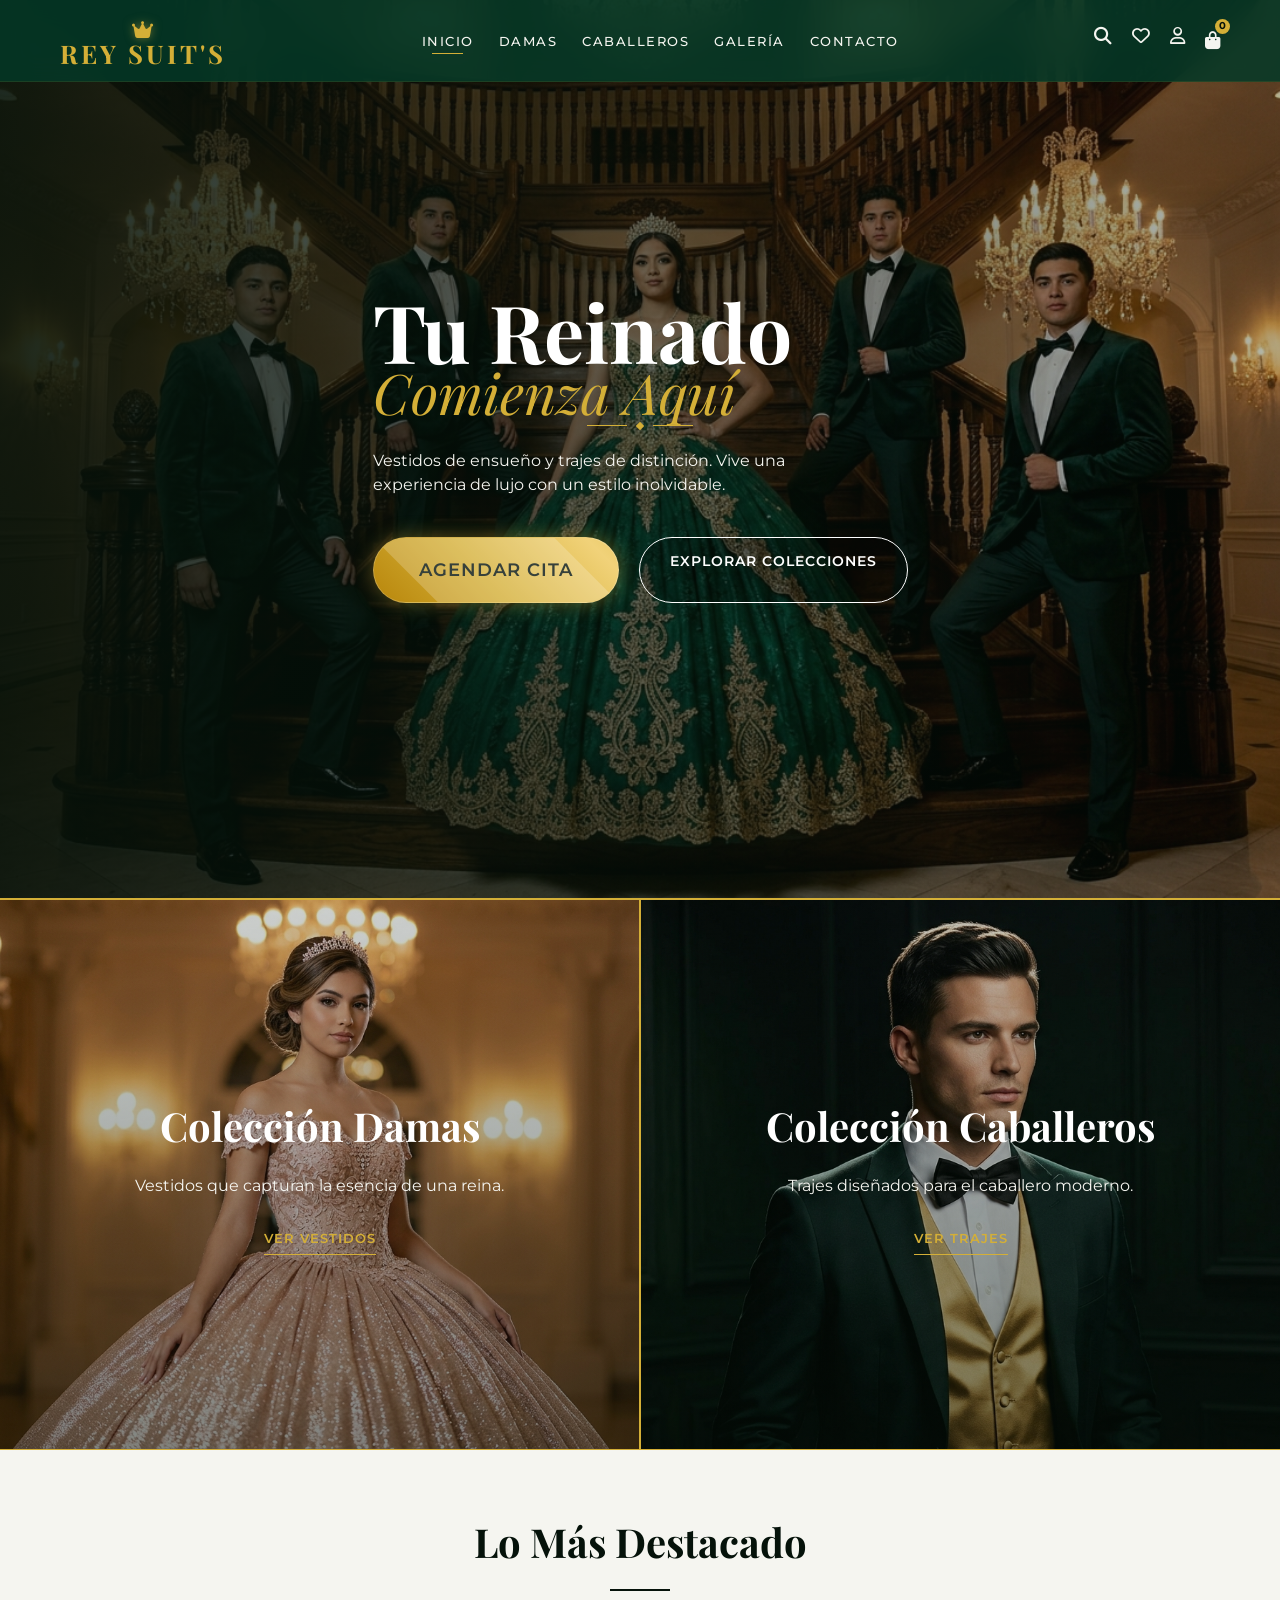
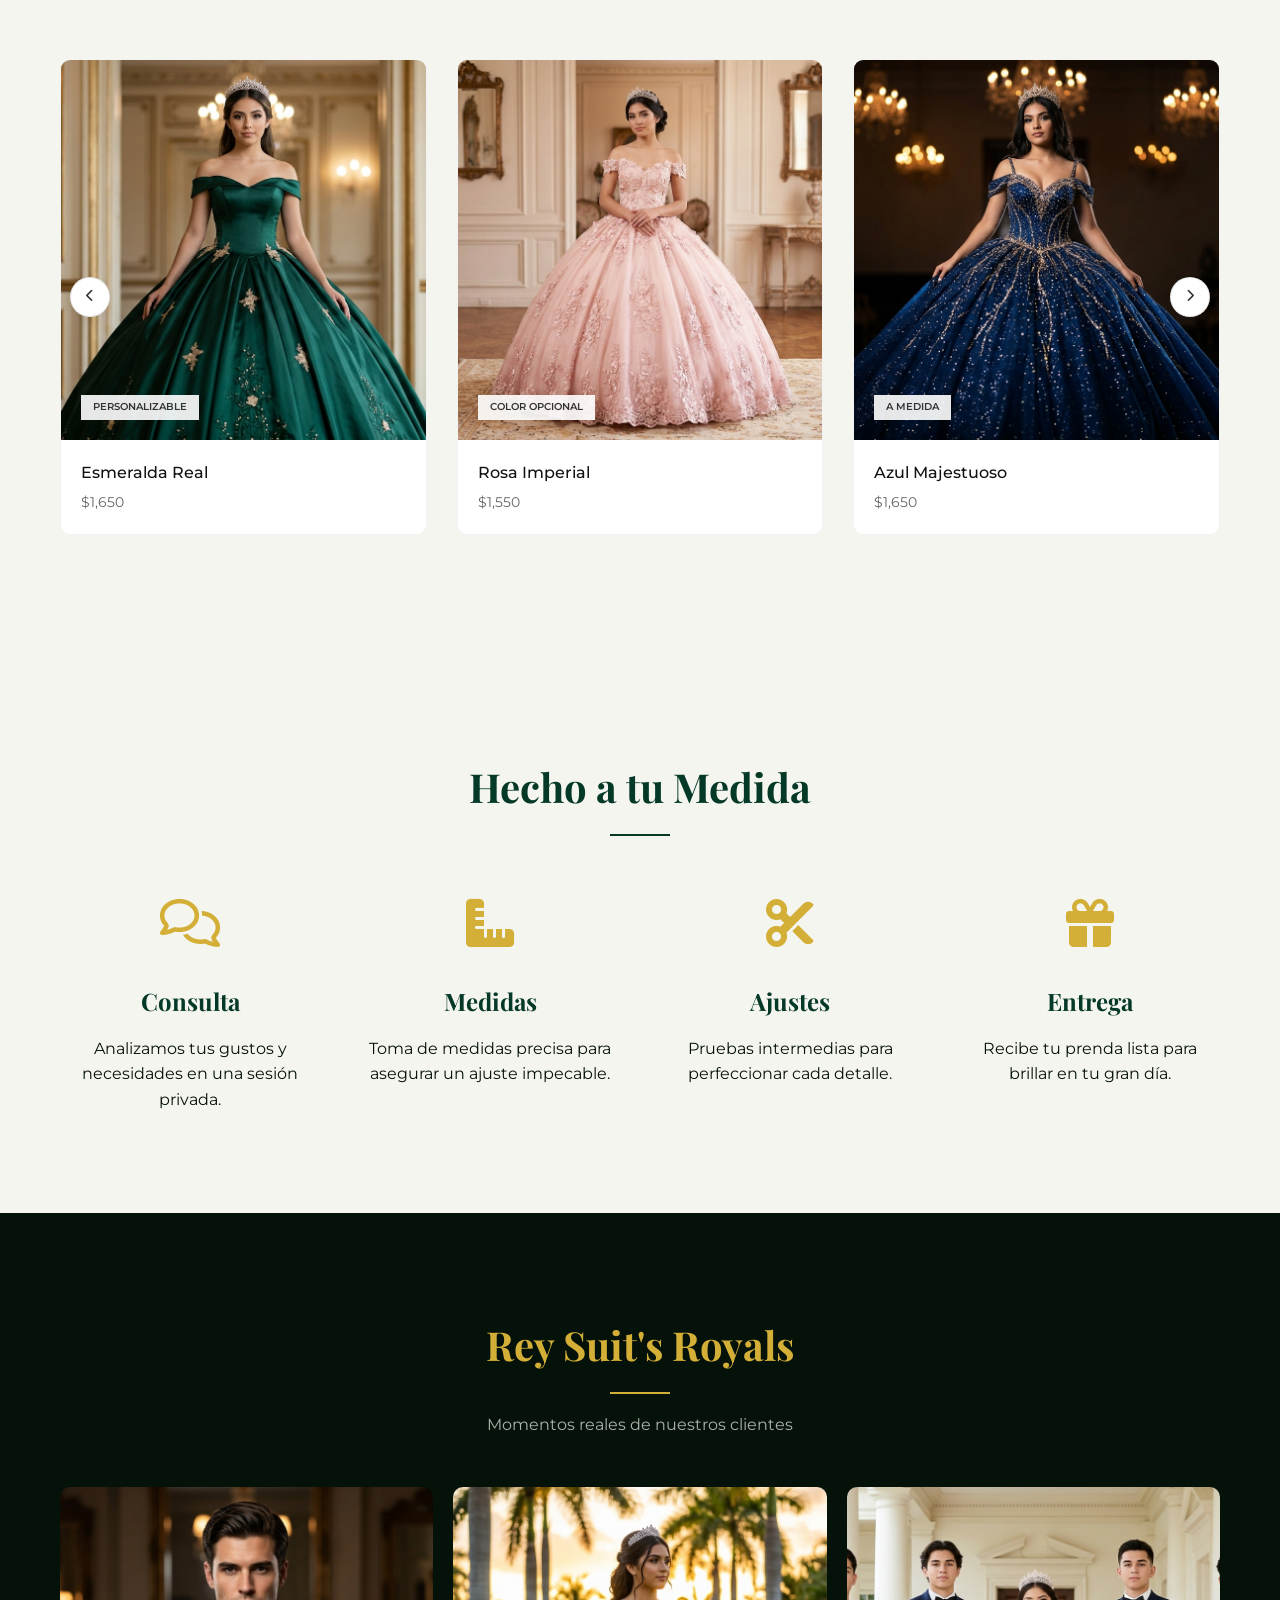
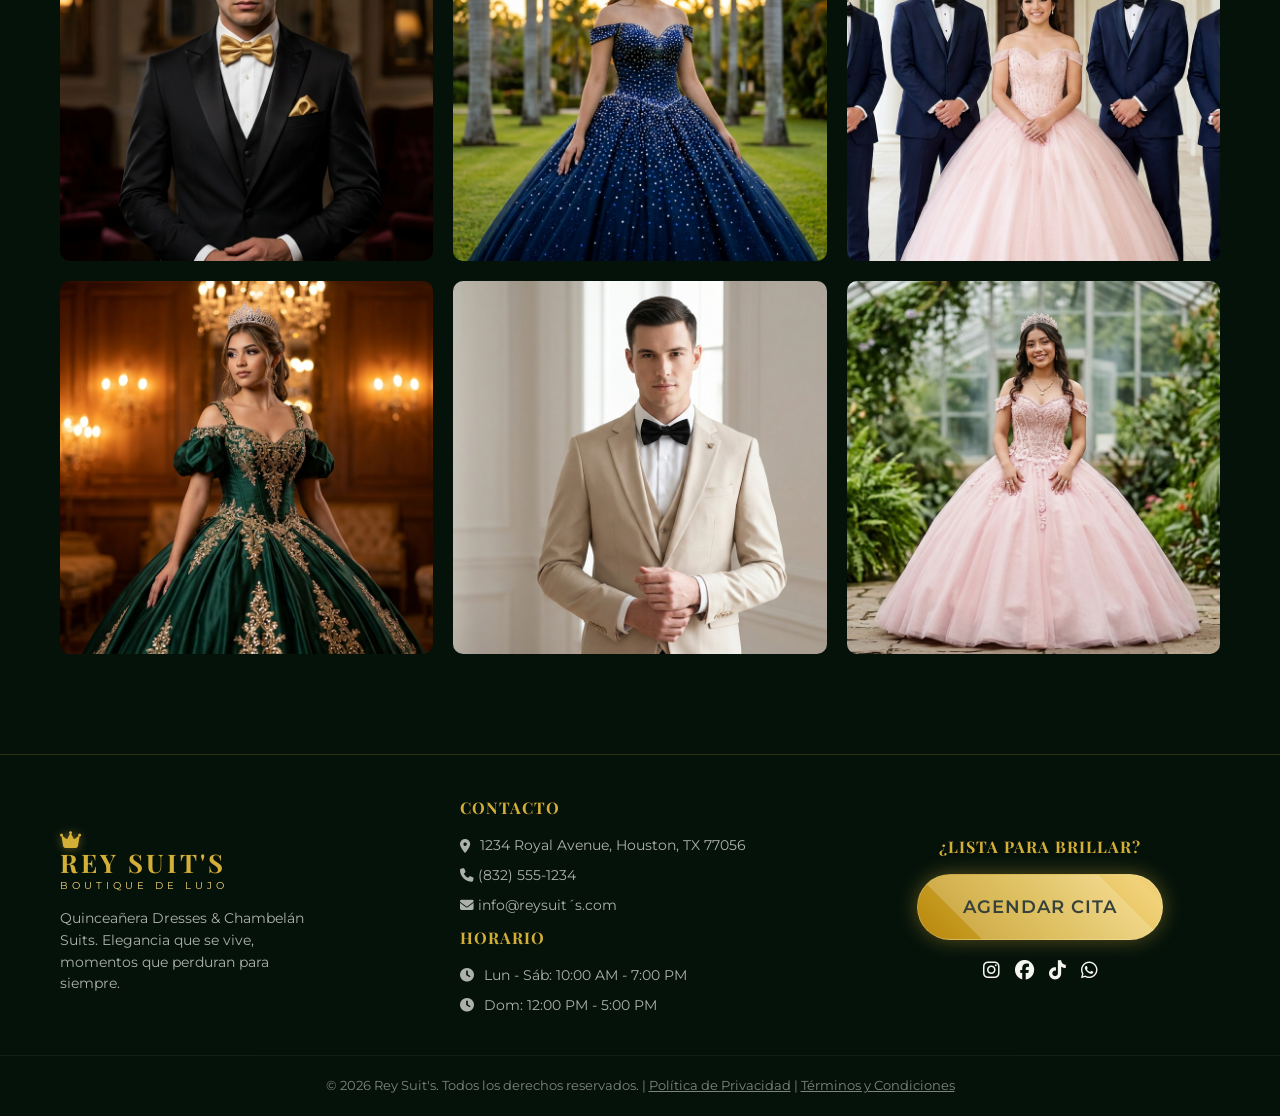
<file: index.html>
<!DOCTYPE html>
<html lang="es">

<head>
    <meta charset="UTF-8">
    <meta name="viewport" content="width=device-width, initial-scale=1.0">
    <title>Rey Suit's - Boutique de Lujo</title>
    <meta name="description"
        content="Descubre la elegancia real en Rey Suit's. Especialistas en vestidos de Quinceañera y trajes de Chambelán a medida en Houston. Agenda tu cita hoy.">
    <!-- Fonts -->
    <link rel="preconnect" href="https://fonts.googleapis.com">
    <link rel="preconnect" href="https://fonts.gstatic.com" crossorigin>
    <link
        href="https://fonts.googleapis.com/css2?family=Montserrat:wght@300;400;600&family=Playfair+Display:ital,wght@0,400;0,700;1,400&display=swap"
        rel="stylesheet">
    <!-- Font Awesome for icons -->
    <link rel="stylesheet" href="https://cdnjs.cloudflare.com/ajax/libs/font-awesome/6.4.0/css/all.min.css">
    <link rel="stylesheet" href="style.css">
</head>

<body>

    <!-- Section 1: Header Sticky -->
    <header class="main-header">
        <div class="container header-container">
            <a href="#" class="logo">
                <span class="crown-icon"><i class="fas fa-crown"></i></span>
                <h1 class="logo-text">Rey Suit's</h1>
            </a>
            <nav class="nav-menu">
                <ul>
                    <li><a href="#hero" class="active">Inicio</a></li>
                    <li><a href="#colecciones">Damas</a></li>
                    <li><a href="#colecciones">Caballeros</a></li>
                    <li><a href="#destacado">Galería</a></li>
                    <li><a href="#contacto">Contacto</a></li>
                </ul>
            </nav>
            <div class="header-actions">
                <div class="action-icons">
                    <i class="fas fa-search"></i>
                    <i class="far fa-heart"></i>
                    <i class="far fa-user"></i>
                    <div class="cart-icon">
                        <i class="fas fa-shopping-bag"></i>
                        <span class="cart-badge">0</span>
                    </div>
                </div>
            </div>
            <button class="mobile-menu-toggle">
                <span></span>
                <span></span>
                <span></span>
            </button>
        </div>
    </header>

    <main>
        <!-- Section 2: Hero Cinematográfico -->
        <section id="hero" class="hero-section">
            <div class="hero-overlay"></div>
            <div class="container hero-content">
                <h2 class="hero-title animate-up">
                    Tu Reinado
                    <span>Comienza Aquí</span>
                </h2>
                <div class="hero-separator animate-up delay-1">
                    <span class="line"></span>
                    <span class="diamond"></span>
                    <span class="line"></span>
                </div>
                <p class="hero-subtitle animate-up delay-1">Vestidos de ensueño y trajes de distinción. Vive una
                    experiencia de lujo con un estilo inolvidable.</p>
                <div class="hero-btns animate-up delay-2">
                    <a href="javascript:void(0)" class="btn btn-gold btn-large btn-agendar">Agendar Cita</a>
                    <a href="#colecciones" class="btn btn-outline">Explorar Colecciones</a>
                </div>
            </div>
        </section>

        <!-- Section 3: Balance 50/50 (Neuromarketing) -->
        <section id="colecciones" class="balance-section">
            <div class="collection-banner banner-damas">
                <div class="banner-content">
                    <h3>Colección Damas</h3>
                    <p>Vestidos que capturan la esencia de una reina.</p>
                    <a href="catalog.html#damas" class="btn btn-simple">Ver Vestidos</a>
                </div>
            </div>
            <div class="collection-banner banner-caballeros">
                <div class="banner-content">
                    <h3>Colección Caballeros</h3>
                    <p>Trajes diseñados para el caballero moderno.</p>
                    <a href="catalog.html#caballeros" class="btn btn-simple">Ver Trajes</a>
                </div>
            </div>
        </section>

        <!-- Section 4: Carrusel 'Lo Más Destacado' -->
        <section id="destacado" class="carousel-section">
            <div class="container">
                <h2 class="section-title">Lo Más Destacado</h2>
                <div class="carousel-container">
                    <div class="carousel-track">
                        <!-- Card 1: Emerald Real -->
                        <div class="product-card">
                            <div class="product-img">
                                <img src="images/Young_woman_in_emerald_dress.jpeg" alt="Esmeralda Real">
                                <span class="tag">Personalizable</span>
                            </div>
                            <div class="product-info">
                                <h4>Esmeralda Real</h4>
                                <p class="price">$1,650</p>
                            </div>
                        </div>
                        <!-- Card 2: Rosa Imperial -->
                        <div class="product-card">
                            <div class="product-img">
                                <img src="images/Young_woman_in_pink.jpeg" alt="Rosa Imperial">
                                <span class="tag">Color opcional</span>
                            </div>
                            <div class="product-info">
                                <h4>Rosa Imperial</h4>
                                <p class="price">$1,550</p>
                            </div>
                        </div>
                        <!-- Card 3: Azul Majestuoso -->
                        <div class="product-card">
                            <div class="product-img">
                                <img src="images/Young_woman_in_blue_dress.jpeg" alt="Azul Majestuoso">
                                <span class="tag">A medida</span>
                            </div>
                            <div class="product-info">
                                <h4>Azul Majestuoso</h4>
                                <p class="price">$1,650</p>
                            </div>
                        </div>
                        <!-- Card 4: Esmeralda Élite -->
                        <div class="product-card">
                            <div class="product-img">
                                <img src="images/Man_in_emerald_suit.jpeg" alt="Esmeralda Élite">
                                <span class="tag">A medida</span>
                            </div>
                            <div class="product-info">
                                <h4>Esmeralda Élite</h4>
                                <p class="price">$750</p>
                            </div>
                        </div>
                        <!-- Card 5: Noir Royal -->
                        <div class="product-card">
                            <div class="product-img">
                                <img src="images/Young_man_in_tuxedo_posing.jpeg" alt="Noir Royal">
                                <span class="tag">Personalizable</span>
                            </div>
                            <div class="product-info">
                                <h4>Noir Royal</h4>
                                <p class="price">$720</p>
                            </div>
                        </div>
                        <!-- Card 6: Champaña Lux -->
                        <div class="product-card">
                            <div class="product-img">
                                <img src="images/Man_in_champagne_suit.jpeg" alt="Champaña Lux">
                                <span class="tag">Color opcional</span>
                            </div>
                            <div class="product-info">
                                <h4>Champaña Lux</h4>
                                <p class="price">$700</p>
                            </div>
                        </div>
                    </div>
                    <button class="carousel-btn prev"><i class="fas fa-chevron-left"></i></button>
                    <button class="carousel-btn next"><i class="fas fa-chevron-right"></i></button>
                </div>
            </div>
        </section>

        <!-- Section 5: 'Hecho a tu Medida' -->
        <section id="proceso" class="process-section">
            <div class="container">
                <h2 class="section-title">Hecho a tu Medida</h2>
                <div class="process-grid">
                    <div class="process-item">
                        <div class="process-icon">
                            <i class="fa-regular fa-comments"></i>
                        </div>
                        <h4>Consulta</h4>
                        <p>Analizamos tus gustos y necesidades en una sesión privada.</p>
                    </div>
                    <div class="process-item">
                        <div class="process-icon">
                            <i class="fa-solid fa-ruler-combined"></i>
                        </div>
                        <h4>Medidas</h4>
                        <p>Toma de medidas precisa para asegurar un ajuste impecable.</p>
                    </div>
                    <div class="process-item">
                        <div class="process-icon">
                            <i class="fa-solid fa-scissors"></i>
                        </div>
                        <h4>Ajustes</h4>
                        <p>Pruebas intermedias para perfeccionar cada detalle.</p>
                    </div>
                    <div class="process-item">
                        <div class="process-icon">
                            <i class="fa-solid fa-gift"></i>
                        </div>
                        <h4>Entrega</h4>
                        <p>Recibe tu prenda lista para brillar en tu gran día.</p>
                    </div>
                </div>
            </div>
        </section>

        <!-- Section 6: Social Grid 'Rey Suit's Royals' -->
        <section class="social-section">
            <div class="container">
                <h2 class="section-title">Rey Suit's Royals</h2>
                <p class="section-subtitle">Momentos reales de nuestros clientes</p>
                <div class="social-grid">
                    <div class="social-item">
                        <img src="images/Young_man_in_tuxedo.jpeg" alt="Client 1">
                        <div class="social-overlay">
                            <span><i class="fas fa-heart"></i> 124</span>
                            <span><i class="fas fa-comment"></i> 12</span>
                        </div>
                    </div>
                    <div class="social-item">
                        <img src="images/Young_Hispanic_woman_posing_grac.jpeg" alt="Client 2">
                        <div class="social-overlay">
                            <span><i class="fas fa-heart"></i> 89</span>
                            <span><i class="fas fa-comment"></i> 5</span>
                        </div>
                    </div>
                    <div class="social-item">
                        <img src="images/Quinceañera_with_chambelanes_posing.jpeg" alt="Client 3">
                        <div class="social-overlay">
                            <span><i class="fas fa-heart"></i> 256</span>
                            <span><i class="fas fa-comment"></i> 34</span>
                        </div>
                    </div>
                    <div class="social-item">
                        <img src="images/Joven_hispana_con_vestido.jpeg" alt="Client 4">
                        <div class="social-overlay">
                            <span><i class="fas fa-heart"></i> 110</span>
                            <span><i class="fas fa-comment"></i> 8</span>
                        </div>
                    </div>
                    <div class="social-item">
                        <img src="images/Young_man_in_suit_posing.jpeg" alt="Client 5">
                        <div class="social-overlay">
                            <span><i class="fas fa-heart"></i> 178</span>
                            <span><i class="fas fa-comment"></i> 21</span>
                        </div>
                    </div>
                    <div class="social-item">
                        <img src="images/Joven_hispana_con_vestido_rosa.jpeg" alt="Client 6">
                        <div class="social-overlay">
                            <span><i class="fas fa-heart"></i> 312</span>
                            <span><i class="fas fa-comment"></i> 45</span>
                        </div>
                    </div>
                </div>
            </div>
        </section>

    </main>

    <!-- Section 7: Footer Premium -->
    <footer class="main-footer" id="contacto">
        <div class="container footer-grid">
            <div class="footer-brand">
                <div class="logo">
                    <span class="crown-icon"><i class="fas fa-crown"></i></span>
                    <h2 class="logo-text">Rey Suit's</h2>
                    <span class="logo-subtext">Boutique de Lujo</span>
                </div>
                <p>Quinceañera Dresses & Chambelán Suits. Elegancia que se vive, momentos que perduran para siempre.</p>
            </div>
            <div class="footer-info">
                <h4>Contacto</h4>
                <p><i class="fas fa-map-marker-alt"></i> 1234 Royal Avenue, Houston, TX 77056</p>
                <p><a href="tel:+18325551234" style="color: inherit; text-decoration: none;"><i
                            class="fas fa-phone"></i> (832) 555-1234</a></p>
                <p><a href="mailto:info@reysuit´s.com" style="color: inherit; text-decoration: none;"><i
                            class="fas fa-envelope"></i> info@reysuit´s.com</a></p>
                <h4>Horario</h4>
                <p><i class="fas fa-clock"></i> Lun - Sáb: 10:00 AM - 7:00 PM</p>
                <p><i class="fas fa-clock"></i> Dom: 12:00 PM - 5:00 PM</p>
            </div>
            <div class="footer-cta" id="agendar">
                <h4>¿Lista para brillar?</h4>
                <a href="javascript:void(0)" class="btn btn-gold btn-large btn-agendar">Agendar Cita</a>
                <div class="social-links">
                    <a href="https://instagram.com/reyswit" target="_blank" title="Instagram"><i
                            class="fab fa-instagram"></i></a>
                    <a href="https://facebook.com/reyswit" target="_blank" title="Facebook"><i
                            class="fab fa-facebook"></i></a>
                    <a href="https://tiktok.com/@reyswit" target="_blank" title="TikTok"><i
                            class="fab fa-tiktok"></i></a>
                    <a href="https://wa.me/18325551234" target="_blank" title="WhatsApp"><i
                            class="fab fa-whatsapp"></i></a>
                </div>
            </div>
        </div>
        <div class="footer-bottom">
            <div class="container">
                <p>&copy; 2026 Rey Suit's. Todos los derechos reservados. | <a href="#" style="color: inherit;">Política
                        de Privacidad</a> | <a href="#" style="color: inherit;">Términos y Condiciones</a></p>
            </div>
        </div>
    </footer>



    <!-- Booking Modal -->
    <div id="modal-citas" class="modal">
        <div class="modal-content">
            <span class="modal-cerrar">&times;</span>
            <div class="modal-header">
                <span class="crown-icon"><i class="fas fa-crown"></i></span>
                <h3>Reserva tu Cita Real</h3>
                <p>Completa el formulario y un asesor se pondrá en contacto contigo.</p>
            </div>
            <form id="appointmentForm" class="booking-form">
                <div class="form-group">
                    <label for="name">Nombre Completo</label>
                    <input type="text" id="name" name="name" placeholder="Ej. Maria Garcia" required>
                </div>
                <div class="form-row">
                    <div class="form-group">
                        <label for="phone">Teléfono</label>
                        <input type="tel" id="phone" name="phone" placeholder="(123) 456-7890" required>
                    </div>
                    <div class="form-group">
                        <label for="email">Correo Electrónico</label>
                        <input type="email" id="email" name="email" placeholder="maria@ejemplo.com" required>
                    </div>
                </div>
                <div class="form-row">
                    <div class="form-group">
                        <label for="event">Tipo de Evento</label>
                        <select id="event" name="event" required>
                            <option value="" disabled selected>Selecciona una opción</option>
                            <option value="quinceanera">Quinceañera</option>
                            <option value="chambelan">Chambelán</option>
                            <option value="boda">Boda / Gala</option>
                        </select>
                    </div>
                    <div class="form-group">
                        <label for="date">Fecha Preferida</label>
                        <input type="date" id="date" name="date" required>
                    </div>
                </div>
                <div class="form-group">
                    <label for="message">Mensaje Adicional</label>
                    <textarea id="message" name="message" rows="3"
                        placeholder="Cuéntanos más sobre tu día especial..."></textarea>
                </div>
                <button type="submit" class="btn btn-gold btn-large" style="width: 100%;">Enviar Solicitud</button>
            </form>
        </div>
    </div>

    <script src="script.js"></script>
</body>
</html>
</file>
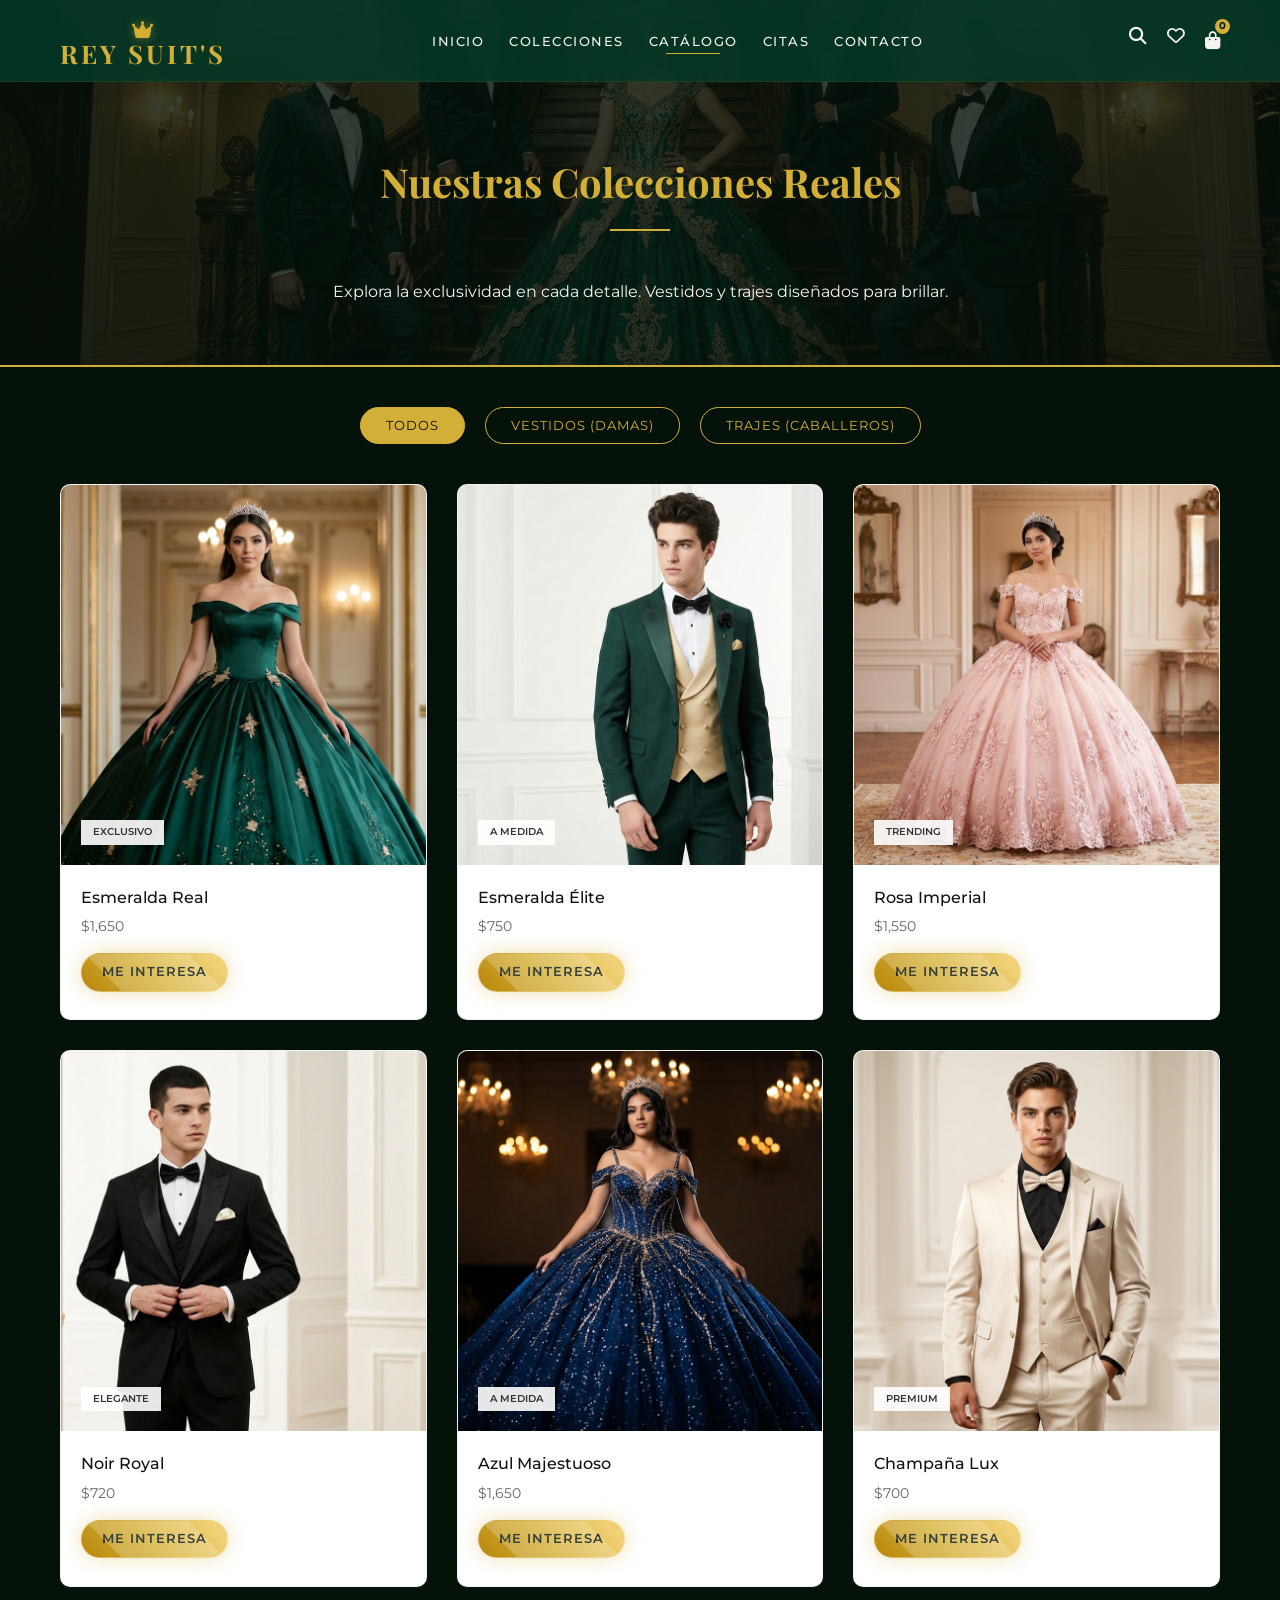
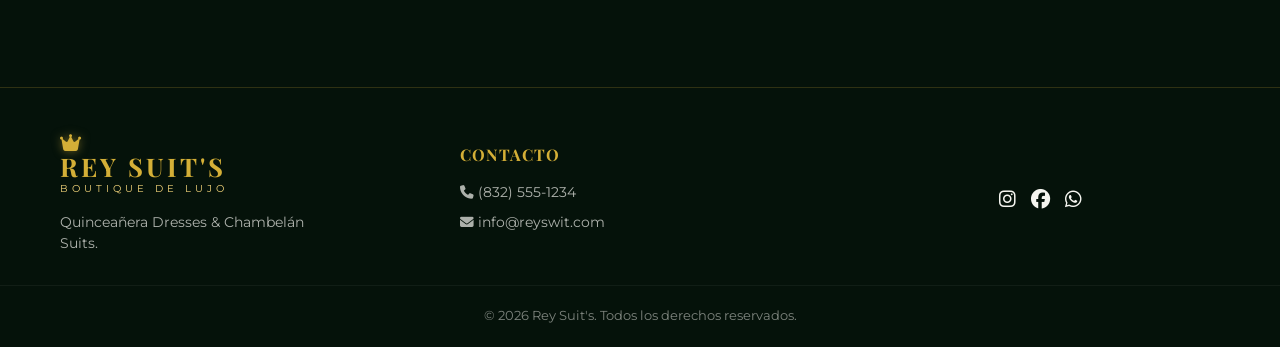
<file: catalog.html>
<!DOCTYPE html>
<html lang="es">
<head>
    <meta charset="UTF-8">
    <meta name="viewport" content="width=device-width, initial-scale=1.0">
    <title>Rey Suit's - Boutique de Lujo</title>
    <link rel="preconnect" href="https://fonts.googleapis.com">
    <link rel="preconnect" href="https://fonts.gstatic.com" crossorigin>
    <link href="https://fonts.googleapis.com/css2?family=Montserrat:wght@300;400;600&family=Playfair+Display:ital,wght@0,400;0,700;1,400&display=swap" rel="stylesheet">
    <link rel="stylesheet" href="https://cdnjs.cloudflare.com/ajax/libs/font-awesome/6.4.0/css/all.min.css">
    <link rel="stylesheet" href="style.css">
    <style>
        .catalog-hero {
            padding: 150px 0 60px;
            text-align: center;
            background: linear-gradient(rgba(5, 18, 10, 0.8), rgba(5, 18, 10, 0.8)), url('images/Joven_hispana.jpeg') no-repeat center center / cover;
            border-bottom: 2px solid var(--gold);
        }
        .filter-container {
            display: flex;
            justify-content: center;
            gap: 20px;
            margin: 40px 0;
        }
        .filter-btn {
            background: transparent;
            border: 1px solid var(--gold);
            color: var(--gold);
            padding: 10px 25px;
            border-radius: 50px;
            cursor: pointer;
            transition: var(--transition);
            font-family: 'Montserrat', sans-serif;
            text-transform: uppercase;
            font-size: 0.8rem;
            letter-spacing: 1px;
        }
        .filter-btn.active, .filter-btn:hover {
            background: var(--gold);
            color: var(--bg-color);
        }
        .catalog-grid {
            display: grid;
            grid-template-columns: repeat(auto-fill, minmax(300px, 1fr));
            gap: 30px;
            padding-bottom: 100px;
        }
        .catalog-item {
            display: block;
        }
        .catalog-item.hidden {
            display: none;
        }
    </style>
</head>
<body class="catalog-page">
    <header class="main-header">
        <div class="container header-container">
            <a href="index.html" class="logo">
                <span class="crown-icon"><i class="fas fa-crown"></i></span>
                <h1 class="logo-text">Rey Suit's</h1>
            </a>
            <nav class="nav-menu">
                <ul>
                    <li><a href="index.html">Inicio</a></li>
                    <li><a href="index.html#colecciones">Colecciones</a></li>
                    <li><a href="catalog.html" class="active">Catálogo</a></li>
                    <li><a href="index.html#proceso">Citas</a></li>
                    <li><a href="index.html#contacto">Contacto</a></li>
                </ul>
            </nav>
            <div class="header-actions">
                <div class="action-icons">
                    <i class="fas fa-search"></i>
                    <i class="far fa-heart"></i>
                    <div class="cart-icon">
                        <i class="fas fa-shopping-bag"></i>
                        <span class="cart-badge">0</span>
                    </div>
                </div>
            </div>
        </div>
    </header>

    <main>
        <section class="catalog-hero">
            <div class="container">
                <h2 class="section-title">Nuestras Colecciones Reales</h2>
                <p>Explora la exclusividad en cada detalle. Vestidos y trajes diseñados para brillar.</p>
            </div>
        </section>

        <section class="catalog-section">
            <div class="container">
                <div class="filter-container">
                    <button class="filter-btn active" onclick="filterCatalog('all')">Todos</button>
                    <button class="filter-btn" onclick="filterCatalog('damas')">Vestidos (Damas)</button>
                    <button class="filter-btn" onclick="filterCatalog('caballeros')">Trajes (Caballeros)</button>
                </div>

                <div class="catalog-grid" id="catalogGrid">
                    <!-- Products will be filtered here -->
                    <!-- Damas 1 -->
                    <div class="product-card catalog-item damas">
                        <div class="product-img">
                            <img src="images/Young_woman_in_emerald_dress.jpeg" alt="Esmeralda Real">
                            <span class="tag">Exclusivo</span>
                        </div>
                        <div class="product-info">
                            <h4>Esmeralda Real</h4>
                            <p class="price">$1,650</p>
                            <a href="javascript:void(0)" class="btn btn-gold btn-sm btn-agendar" style="margin-top: 15px;">Me interesa</a>
                        </div>
                    </div>
                    <!-- Caballeros 1 -->
                    <div class="product-card catalog-item caballeros">
                        <div class="product-img">
                            <img src="images/Man_in_emerald_suit.jpeg" alt="Esmeralda Élite">
                            <span class="tag">A medida</span>
                        </div>
                        <div class="product-info">
                            <h4>Esmeralda Élite</h4>
                            <p class="price">$750</p>
                            <a href="javascript:void(0)" class="btn btn-gold btn-sm btn-agendar" style="margin-top: 15px;">Me interesa</a>
                        </div>
                    </div>
                    <!-- Damas 2 -->
                    <div class="product-card catalog-item damas">
                        <div class="product-img">
                            <img src="images/Young_woman_in_pink.jpeg" alt="Rosa Imperial">
                            <span class="tag">Trending</span>
                        </div>
                        <div class="product-info">
                            <h4>Rosa Imperial</h4>
                            <p class="price">$1,550</p>
                            <a href="javascript:void(0)" class="btn btn-gold btn-sm btn-agendar" style="margin-top: 15px;">Me interesa</a>
                        </div>
                    </div>
                    <!-- Caballeros 2 -->
                    <div class="product-card catalog-item caballeros">
                        <div class="product-img">
                            <img src="images/Young_man_in_tuxedo_posing.jpeg" alt="Noir Royal">
                            <span class="tag">Elegante</span>
                        </div>
                        <div class="product-info">
                            <h4>Noir Royal</h4>
                            <p class="price">$720</p>
                            <a href="javascript:void(0)" class="btn btn-gold btn-sm btn-agendar" style="margin-top: 15px;">Me interesa</a>
                        </div>
                    </div>
                    <!-- Damas 3 -->
                    <div class="product-card catalog-item damas">
                        <div class="product-img">
                            <img src="images/Young_woman_in_blue_dress.jpeg" alt="Azul Majestuoso">
                            <span class="tag">A medida</span>
                        </div>
                        <div class="product-info">
                            <h4>Azul Majestuoso</h4>
                            <p class="price">$1,650</p>
                            <a href="javascript:void(0)" class="btn btn-gold btn-sm btn-agendar" style="margin-top: 15px;">Me interesa</a>
                        </div>
                    </div>
                    <!-- Caballeros 3 -->
                    <div class="product-card catalog-item caballeros">
                        <div class="product-img">
                            <img src="images/Man_in_champagne_suit.jpeg" alt="Champaña Lux">
                            <span class="tag">Premium</span>
                        </div>
                        <div class="product-info">
                            <h4>Champaña Lux</h4>
                            <p class="price">$700</p>
                            <a href="javascript:void(0)" class="btn btn-gold btn-sm btn-agendar" style="margin-top: 15px;">Me interesa</a>
                        </div>
                    </div>
                </div>
            </div>
        </section>
    </main>

    <footer class="main-footer">
        <div class="container footer-grid">
            <div class="footer-brand">
                <div class="logo">
                    <span class="crown-icon"><i class="fas fa-crown"></i></span>
                    <h2 class="logo-text">Rey Suit's</h2>
                    <span class="logo-subtext">Boutique de Lujo</span>
                </div>
                <p>Quinceañera Dresses & Chambelán Suits.</p>
            </div>
            <div class="footer-info">
                <h4>Contacto</h4>
                <p><a href="tel:+18325551234" style="color: inherit; text-decoration: none;"><i class="fas fa-phone"></i> (832) 555-1234</a></p>
                <p><a href="mailto:info@reyswit.com" style="color: inherit; text-decoration: none;"><i class="fas fa-envelope"></i> info@reyswit.com</a></p>
            </div>
            <div class="footer-cta">
                <div class="social-links">
                    <a href="https://instagram.com/reyswit" target="_blank"><i class="fab fa-instagram"></i></a>
                    <a href="https://facebook.com/reyswit" target="_blank"><i class="fab fa-facebook"></i></a>
                    <a href="https://wa.me/18325551234" target="_blank"><i class="fab fa-whatsapp"></i></a>
                </div>
            </div>
        </div>
        <div class="footer-bottom">
            <div class="container">
                <p>&copy; 2026 Rey Suit's. Todos los derechos reservados.</p>
            </div>
        </div>
    </footer>

    <!-- Booking Modal -->
    <div id="modal-citas" class="modal">
        <div class="modal-content">
            <span class="modal-cerrar">&times;</span>
            <div class="modal-header">
                <span class="crown-icon"><i class="fas fa-crown"></i></span>
                <h3>Reserva tu Cita Real</h3>
                <p>Completa el formulario y un asesor se pondrá en contacto contigo.</p>
            </div>
            <form id="appointmentForm" class="booking-form">
                <div class="form-group">
                    <label for="name">Nombre Completo</label>
                    <input type="text" id="name" name="name" placeholder="Ej. Maria Garcia" required>
                </div>
                <div class="form-row">
                    <div class="form-group">
                        <label for="phone">Teléfono</label>
                        <input type="tel" id="phone" name="phone" placeholder="(123) 456-7890" required>
                    </div>
                    <div class="form-group">
                        <label for="email">Correo Electrónico</label>
                        <input type="email" id="email" name="email" placeholder="maria@ejemplo.com" required>
                    </div>
                </div>
                <div class="form-row">
                    <div class="form-group">
                        <label for="event">Tipo de Evento</label>
                        <select id="event" name="event" required>
                            <option value="" disabled selected>Selecciona una opción</option>
                            <option value="quinceanera">Quinceañera</option>
                            <option value="chambelan">Chambelán</option>
                            <option value="boda">Boda / Gala</option>
                        </select>
                    </div>
                    <div class="form-group">
                        <label for="date">Fecha Preferida</label>
                        <input type="date" id="date" name="date" required>
                    </div>
                </div>
                <div class="form-group">
                    <label for="message">Mensaje Adicional</label>
                    <textarea id="message" name="message" rows="3"
                        placeholder="Cuéntanos más sobre tu día especial..."></textarea>
                </div>
                <button type="submit" class="btn btn-gold btn-large" style="width: 100%;">Enviar Solicitud</button>
            </form>
        </div>
    </div>

    <script src="script.js"></script>
    <script>
        function filterCatalog(category) {
            const items = document.querySelectorAll('.catalog-item');
            const buttons = document.querySelectorAll('.filter-btn');
            
            buttons.forEach(btn => btn.classList.remove('active'));
            event.target.classList.add('active');

            items.forEach(item => {
                if (category === 'all' || item.classList.contains(category)) {
                    item.classList.remove('hidden');
                } else {
                    item.classList.add('hidden');
                }
            });
        }

        // Check hash on load
        window.onload = () => {
            const hash = window.location.hash.replace('#', '');
            if (hash === 'damas' || hash === 'caballeros') {
                filterCatalog(hash);
                // Find and click the button
                const btn = Array.from(document.querySelectorAll('.filter-btn')).find(b => b.innerText.toLowerCase().includes(hash));
                if (btn) {
                    document.querySelectorAll('.filter-btn').forEach(b => b.classList.remove('active'));
                    btn.classList.add('active');
                }
            }
        };
    </script>
</body>
</html>
</file>
<file: style.css>
/* 
    Rey Suit's - Luxury UI Design System
    Colors:
    - Background: #05120a (Dark Greenish)
    - Accent: #043927 (Deep Emerald)
    - Detail: #d4af37 (Gold Metallic)
    - Secondary Text: #f5f5f0 (Ivory)
*/

:root {
    --bg-color: #05120a;
    --emerald-deep: #043927;
    --emerald-light: #065a3d;
    --gold: #d4af37;
    --gold-light: #f1d279;
    --ivory: #f5f5f0;
    --white: #ffffff;
    --transition: all 0.4s cubic-bezier(0.165, 0.84, 0.44, 1);
    --shadow-gold: 0 10px 30px rgba(212, 175, 55, 0.3);
}

* {
    margin: 0;
    padding: 0;
    box-sizing: border-box;
}

html {
    scroll-behavior: smooth;
}

body {
    background-color: var(--bg-color);
    color: var(--ivory);
    font-family: 'Montserrat', sans-serif;
    line-height: 1.6;
    overflow-x: hidden;
}

h1,
h2,
h3,
h4 {
    font-family: 'Playfair Display', serif;
    font-weight: 700;
}

.container {
    max-width: 1200px;
    margin: 0 auto;
    padding: 0 20px;
}

/* Typography Helpers */
.section-title {
    text-align: center;
    font-size: 2.5rem;
    margin-bottom: 3rem;
    color: var(--gold);
    position: relative;
}

.section-title::after {
    content: '';
    display: block;
    width: 60px;
    height: 2px;
    background: var(--gold);
    margin: 15px auto 0;
}

/* Buttons */
.btn {
    display: inline-block;
    padding: 12px 30px;
    border-radius: 50px;
    text-decoration: none;
    font-weight: 600;
    text-transform: uppercase;
    letter-spacing: 1px;
    transition: var(--transition);
    cursor: pointer;
    border: none;
    font-size: 0.9rem;
    text-align: center;
}

.btn-gold {
    background: linear-gradient(45deg, #b8860b, #d4af37, #f1d279, #d4af37, #b8860b);
    background-size: 200% auto;
    color: var(--bg-color);
    box-shadow: 0 0 20px rgba(212, 175, 55, 0.4);
    position: relative;
    overflow: hidden;
    animation: goldShimmer 3s linear infinite;
    border: 1px solid rgba(255, 255, 255, 0.2);
}

@keyframes goldShimmer {
    0% {
        background-position: 0% center;
        box-shadow: 0 0 10px rgba(212, 175, 55, 0.4);
    }

    50% {
        background-position: 100% center;
        box-shadow: 0 0 30px rgba(212, 175, 55, 0.8);
    }

    100% {
        background-position: 0% center;
        box-shadow: 0 0 10px rgba(212, 175, 55, 0.4);
    }
}

.btn-gold::before {
    content: '';
    position: absolute;
    top: -50%;
    left: -50%;
    width: 200%;
    height: 200%;
    background: rgba(255, 255, 255, 0.2);
    transform: rotate(45deg);
    transition: 0.6s;
}

.btn-gold:hover {
    transform: translateY(-3px);
    box-shadow: 0 15px 40px rgba(212, 175, 55, 0.5);
}

.btn-gold:hover::before {
    left: 100%;
}

.btn-outline {
    border: 1px solid var(--white);
    color: var(--white);
    background: rgba(0, 0, 0, 0.2);
    backdrop-filter: blur(5px);
}

.btn-outline:hover {
    background: var(--white);
    color: var(--bg-color);
}

.btn-simple {
    color: var(--gold);
    border-bottom: 1px solid var(--gold);
    padding: 5px 0;
    border-radius: 0;
    font-size: 0.8rem;
}

.btn-simple:hover {
    color: var(--white);
    border-color: var(--white);
}

.btn-large {
    padding: 18px 45px;
    font-size: 1.1rem;
}

.btn-sm {
    padding: 8px 20px;
    font-size: 0.8rem;
}

/* Header */
.main-header {
    position: fixed;
    top: 0;
    left: 0;
    width: 100%;
    z-index: 1000;
    background: rgba(5, 18, 10, 0.85);
    /* Matches bg color transparency */
    backdrop-filter: blur(15px);
    padding: 10px 0;
    border-bottom: 1px solid rgba(212, 175, 55, 0.1);
    transition: var(--transition);
}

.header-container {
    display: flex;
    justify-content: space-between;
    align-items: center;
}

.logo {
    display: flex;
    flex-direction: column;
    align-items: center;
    text-decoration: none;
}

.crown-icon {
    color: var(--gold);
    font-size: 1.2rem;
    margin-bottom: -5px;
    filter: drop-shadow(0 0 5px rgba(212, 175, 55, 0.5));
}

.logo-text {
    font-size: 1.6rem;
    color: var(--gold);
    letter-spacing: 3px;
    text-transform: uppercase;
    font-family: 'Playfair Display', serif;
    line-height: 1;
}

.logo-subtext {
    font-size: 0.6rem;
    color: var(--gold-light);
    letter-spacing: 4px;
    text-transform: uppercase;
    margin-top: 2px;
}

.nav-menu ul {
    display: flex;
    list-style: none;
    gap: 25px;
}

.nav-menu ul li a {
    text-decoration: none;
    color: var(--ivory);
    font-weight: 500;
    font-size: 0.8rem;
    text-transform: uppercase;
    letter-spacing: 1.5px;
    transition: var(--transition);
    position: relative;
    padding-bottom: 5px;
}

.nav-menu ul li a.active::after {
    content: '';
    position: absolute;
    bottom: 0;
    left: 20%;
    width: 60%;
    height: 1px;
    background: var(--gold);
}

.header-actions {
    display: flex;
    align-items: center;
    gap: 20px;
}

.action-icons {
    display: flex;
    gap: 20px;
    color: var(--ivory);
    font-size: 1.1rem;
}

.cart-icon {
    position: relative;
}

.cart-badge {
    position: absolute;
    top: -8px;
    right: -10px;
    background: var(--gold);
    color: var(--bg-color);
    font-size: 0.6rem;
    font-weight: 700;
    width: 15px;
    height: 15px;
    border-radius: 50%;
    display: flex;
    align-items: center;
    justify-content: center;
}

.action-icons i {
    cursor: pointer;
    transition: var(--transition);
}

.action-icons i:hover {
    color: var(--gold);
}

.nav-menu ul li a:hover {
    color: var(--gold);
}

.mobile-menu-toggle {
    display: none;
    flex-direction: column;
    gap: 5px;
    background: none;
    border: none;
    cursor: pointer;
}

.mobile-menu-toggle span {
    display: block;
    width: 25px;
    height: 2px;
    background: var(--gold);
}

/* Hero Section */
.hero-section {
    height: 100vh;
    /* Ajustamos a 'center center' para equilibrio o 'center 20%' para priorizar cabezas */
    background: url('images/Joven_hispana.jpeg') no-repeat center center / cover;
    display: flex;
    flex-direction: column;
    /* Para alinear mejor el contenido textual */
    justify-content: center;
    /* Centra el texto verticalmente */
    align-items: center;
    position: relative;
    overflow: hidden;
    /* Evita scrolls accidentales */
    border-bottom: 2px solid var(--gold);
    /* Border between Hero and Collections */
}

.hero-overlay {
    position: absolute;
    top: 0;
    left: 0;
    width: 100%;
    height: 100%;
    background: linear-gradient(to right, rgba(5, 18, 10, 0.9), rgba(5, 18, 10, 0.3));
}

.hero-content {
    position: relative;
    z-index: 10;
    max-width: 700px;
}

.hero-title {
    font-size: 5rem;
    line-height: 0.9;
    margin-bottom: 5px;
    color: var(--white);
    display: flex;
    flex-direction: column;
}

.hero-title span {
    font-family: 'Playfair Display', serif;
    font-style: italic;
    font-weight: 400;
    font-size: 3.5rem;
    /* Adjusted size */
    text-transform: none;
    /* Cursive look usually isn't all caps */
    color: var(--gold);
}

.hero-separator {
    display: flex;
    align-items: center;
    justify-content: center;
    gap: 10px;
    margin-bottom: 20px;
}

.hero-separator .line {
    width: 40px;
    height: 1px;
    background: var(--gold);
}

.hero-separator .diamond {
    width: 6px;
    height: 6px;
    background: var(--gold);
    transform: rotate(45deg);
}

.hero-subtitle {
    font-size: 1rem;
    margin-bottom: 40px;
    color: var(--ivory);
    max-width: 450px;
    line-height: 1.5;
    opacity: 0.9;
}

.hero-btns {
    display: flex;
    gap: 20px;
}

/* Balance Section */
.balance-section {
    display: flex;
    height: 550px;
    margin-bottom: 0;
    /* Remove gap */
    border-bottom: 1px solid var(--gold);
}

.collection-banner {
    flex: 1;
    position: relative;
    display: flex;
    align-items: center;
    justify-content: center;
    overflow: hidden;
    transition: var(--transition);
}

.banner-damas {
    border-right: 2px solid var(--gold);
    /* Border between the two images */
    background: linear-gradient(rgba(5, 18, 10, 0.2), rgba(5, 18, 10, 0.5)), url('images/Young_woman.jpeg') no-repeat center center / cover;
}

.banner-caballeros {
    background: linear-gradient(rgba(5, 18, 10, 0.2), rgba(5, 18, 10, 0.5)), url('images/Man_in_tuxedo.jpeg') no-repeat center top / cover;
}

.collection-banner::after {
    content: '';
    position: absolute;
    top: 0;
    left: 0;
    width: 100%;
    height: 100%;
    background: rgba(4, 57, 39, 0.3);
    opacity: 0;
    transition: var(--transition);
}

.collection-banner:hover::after {
    opacity: 1;
}

.collection-banner:hover {
    flex: 1.2;
}

.banner-content {
    position: relative;
    z-index: 10;
    text-align: center;
    padding: 40px;
}

.banner-content h3 {
    font-size: 2.5rem;
    color: var(--white);
    margin-bottom: 15px;
}

.banner-content p {
    margin-bottom: 25px;
}

/* Carousel Section */
.carousel-section {
    padding: 60px 0 100px;
    background-color: var(--ivory);
    /* Light background for carousel as per reference */
}

.carousel-section .section-title {
    color: var(--bg-color);
}

.carousel-section .section-title::after {
    background: var(--bg-color);
}

.carousel-container {
    position: relative;
    overflow: hidden;
    padding: 20px 0;
}

.carousel-track {
    display: flex;
    gap: 30px;
    transition: transform 0.5s ease-in-out;
}

.product-card {
    min-width: calc(33.333% - 20px);
    background: var(--white);
    /* White background like reference */
    border: 1px solid rgba(0, 0, 0, 0.05);
    border-radius: 10px;
    overflow: hidden;
    transition: var(--transition);
}

.product-card:hover {
    transform: translateY(-10px);
    box-shadow: 0 15px 40px rgba(0, 0, 0, 0.1);
}

.product-img {
    position: relative;
    height: 380px;
}

.product-img img {
    width: 100%;
    height: 100%;
    object-fit: cover;
    transition: var(--transition);
}

.product-card:hover .product-img img {
    transform: scale(1.05);
}

.tag {
    position: absolute;
    bottom: 20px;
    left: 20px;
    /* Positioned bottom-left in some premium designs */
    background: rgba(255, 255, 255, 0.9);
    color: #333;
    padding: 4px 12px;
    font-size: 0.65rem;
    font-weight: 600;
    text-transform: uppercase;
}

.product-info {
    padding: 20px;
    text-align: left;
    /* Left aligned like premium boutiques */
    color: #333;
}

.product-info h4 {
    font-size: 1rem;
    margin-bottom: 5px;
    color: #111;
    font-family: 'Montserrat', sans-serif;
    /* Clean font for product names */
    font-weight: 500;
}

.product-info .price {
    color: #666;
    font-weight: 400;
    font-size: 0.9rem;
}

.carousel-btn {
    position: absolute;
    top: 50%;
    transform: translateY(-50%);
    background: var(--white);
    color: #333;
    width: 40px;
    height: 40px;
    border-radius: 50%;
    border: 1px solid rgba(0, 0, 0, 0.1);
    cursor: pointer;
    z-index: 10;
    display: flex;
    align-items: center;
    justify-content: center;
    font-size: 0.8rem;
    transition: var(--transition);
    box-shadow: 0 4px 10px rgba(0, 0, 0, 0.05);
}

.carousel-btn:hover {
    background: var(--bg-color);
    color: var(--white);
    border-color: var(--bg-color);
}

.prev {
    left: 10px;
}

.next {
    right: 10px;
}

/* Process Section */
.process-section {
    padding: 100px 0;
    background-color: var(--ivory);
    color: var(--bg-color);
}

.process-section .section-title {
    color: var(--emerald-deep);
}

.process-section .section-title::after {
    background: var(--emerald-deep);
}

.process-grid {
    display: grid;
    grid-template-columns: repeat(4, 1fr);
    gap: 40px;
    margin-top: 50px;
}

.process-item {
    text-align: center;
}

.process-icon {
    font-size: 3rem;
    color: var(--gold);
    margin-bottom: 20px;
}

.process-item h4 {
    font-size: 1.5rem;
    margin-bottom: 15px;
    color: var(--emerald-deep);
}

/* Social Grid */
.social-section {
    padding: 100px 0;
    background-color: var(--bg-color);
}

.section-subtitle {
    text-align: center;
    margin-top: -30px;
    margin-bottom: 50px;
    opacity: 0.7;
}

.social-grid {
    display: grid;
    grid-template-columns: repeat(3, 1fr);
    gap: 20px;
}

.social-item {
    position: relative;
    aspect-ratio: 1;
    overflow: hidden;
    border-radius: 10px;
}

.social-item img {
    width: 100%;
    height: 100%;
    object-fit: cover;
}

.social-overlay {
    position: absolute;
    top: 0;
    left: 0;
    width: 100%;
    height: 100%;
    background: rgba(5, 18, 10, 0.7);
    /* Darker overlay for better contrast */
    display: flex;
    align-items: center;
    justify-content: center;
    gap: 15px;
    opacity: 0;
    transition: var(--transition);
}

.social-item:hover .social-overlay {
    opacity: 1;
}

.social-overlay span {
    font-weight: 400;
    font-size: 0.9rem;
    display: flex;
    align-items: center;
    gap: 5px;
}

.social-overlay i {
    font-size: 0.8rem;
}

/* Footer */
.main-footer {
    background: var(--bg-color);
    /* Darker background like reference */
    border-top: 1px solid rgba(212, 175, 55, 0.2);
    padding: 40px 0 20px;
    /* Significantly reduced padding */
    color: var(--ivory);
}

.footer-grid {
    display: grid;
    grid-template-columns: 1fr 1fr 1fr;
    gap: 40px;
    align-items: center;
    /* Center items vertically */
    margin-bottom: 30px;
}

.footer-brand .logo {
    align-items: flex-start;
    margin-bottom: 15px;
}

.footer-brand p {
    opacity: 0.7;
    font-size: 0.85rem;
    max-width: 250px;
}

.footer-info h4,
.footer-cta h4 {
    margin-bottom: 15px;
    font-size: 1rem;
    text-transform: uppercase;
    letter-spacing: 1px;
    color: var(--gold);
}

.footer-info p {
    margin-bottom: 8px;
    font-size: 0.85rem;
    display: flex;
    align-items: center;
    gap: 10px;
    opacity: 0.7;
}

.footer-cta {
    display: flex;
    flex-direction: column;
    align-items: center;
    text-align: center;
}

.social-links {
    margin-top: 15px;
    display: flex;
    justify-content: center;
    gap: 15px;
}

.social-links a {
    color: var(--ivory);
    font-size: 1.2rem;
    transition: var(--transition);
}

.social-links a:hover {
    color: var(--gold);
}

.footer-bottom {
    border-top: 1px solid rgba(255, 255, 255, 0.1);
    padding-top: 20px;
    text-align: center;
    font-size: 0.8rem;
    opacity: 0.5;
}

/* Animations */
.animate-up {
    opacity: 0;
    transform: translateY(30px);
    animation: fadeInUp 1s forwards;
}

.delay-1 {
    animation-delay: 0.3s;
}

.delay-2 {
    animation-delay: 0.6s;
}

@keyframes fadeInUp {
    to {
        opacity: 1;
        transform: translateY(0);
    }
}

/* Responsive */
@media (max-width: 992px) {
    .hero-title {
        font-size: 3rem;
    }

    .process-grid {
        grid-template-columns: repeat(2, 1fr);
    }

    .footer-grid {
        grid-template-columns: 1fr 1fr;
    }

    .footer-cta {
        text-align: center;
        grid-column: span 2;
        align-items: center;
    }

    .social-links {
        justify-content: center;
    }

    .product-card {
        min-width: calc(50% - 15px);
    }
}

@media (max-width: 768px) {
    .nav-menu {
        display: none;
    }

    .mobile-menu-toggle {
        display: flex;
    }

    .balance-section {
        flex-direction: column;
        height: auto;
    }

    .collection-banner {
        height: 400px;
    }

    .social-grid {
        grid-template-columns: repeat(2, 1fr);
    }
}

@media (max-width: 576px) {
    .hero-title {
        font-size: 2.5rem;
    }

    .hero-btns {
        flex-direction: column;
    }

    .process-grid {
        grid-template-columns: 1fr;
    }

    .footer-grid {
        grid-template-columns: 1fr;
    }

    .footer-cta {
        grid-column: span 1;
    }

    .product-card {
        min-width: 100%;
    }
}

/* Modal Styles */
#modal-citas {
  position: fixed;
  top: 0;
  left: 0;
  width: 100%;
  height: 100vh;
  background: rgba(0, 0, 0, 0.75);
  backdrop-filter: blur(5px);
  display: none; /* Oculto por defecto */
  justify-content: center;
  align-items: center;
  z-index: 9999;
}

.modal-content {
    background-color: var(--emerald-deep);
    margin: auto;
    padding: 40px;
    border: 1px solid var(--gold);
    border-radius: 15px;
    width: 90%;
    max-width: 600px;
    position: relative;
    box-shadow: 0 0 50px rgba(212, 175, 55, 0.2);
    animation: modalAppear 0.5s ease-out;
}

@keyframes modalAppear {
    from {
        transform: translateY(-50px);
        opacity: 0;
    }

    to {
        transform: translateY(0);
        opacity: 1;
    }
}

.modal-cerrar {
    position: absolute;
    top: 20px;
    right: 25px;
    color: var(--gold);
    font-size: 2rem;
    font-weight: bold;
    cursor: pointer;
    transition: var(--transition);
}

.modal-cerrar:hover {
    color: var(--white);
    transform: rotate(90deg);
}

.modal-header {
    text-align: center;
    margin-bottom: 30px;
}

.modal-header h3 {
    font-size: 2rem;
    color: var(--gold);
    margin-bottom: 10px;
}

.modal-header p {
    font-size: 0.9rem;
    opacity: 0.8;
}

/* Booking Form */
.booking-form {
    display: flex;
    flex-direction: column;
    gap: 20px;
}

.form-row {
    display: flex;
    gap: 20px;
}

.form-group {
    display: flex;
    flex-direction: column;
    gap: 8px;
    flex: 1;
}

.form-group label {
    font-size: 0.8rem;
    text-transform: uppercase;
    letter-spacing: 1px;
    color: var(--gold-light);
}

.form-group input,
.form-group select,
.form-group textarea {
    background: rgba(5, 18, 10, 0.5);
    border: 1px solid rgba(212, 175, 55, 0.3);
    padding: 12px 15px;
    border-radius: 8px;
    color: var(--white);
    font-family: 'Montserrat', sans-serif;
    font-size: 0.9rem;
    transition: var(--transition);
}

.form-group input:focus,
.form-group select:focus,
.form-group textarea:focus {
    outline: none;
    border-color: var(--gold);
    box-shadow: 0 0 10px rgba(212, 175, 55, 0.3);
}

.form-group input::placeholder,
.form-group textarea::placeholder {
    color: rgba(245, 245, 240, 0.4);
}

@media (max-width: 576px) {
    .form-row {
        flex-direction: column;
        gap: 20px;
    }

    .modal-content {
        padding: 30px 20px;
    }
}
</file>
